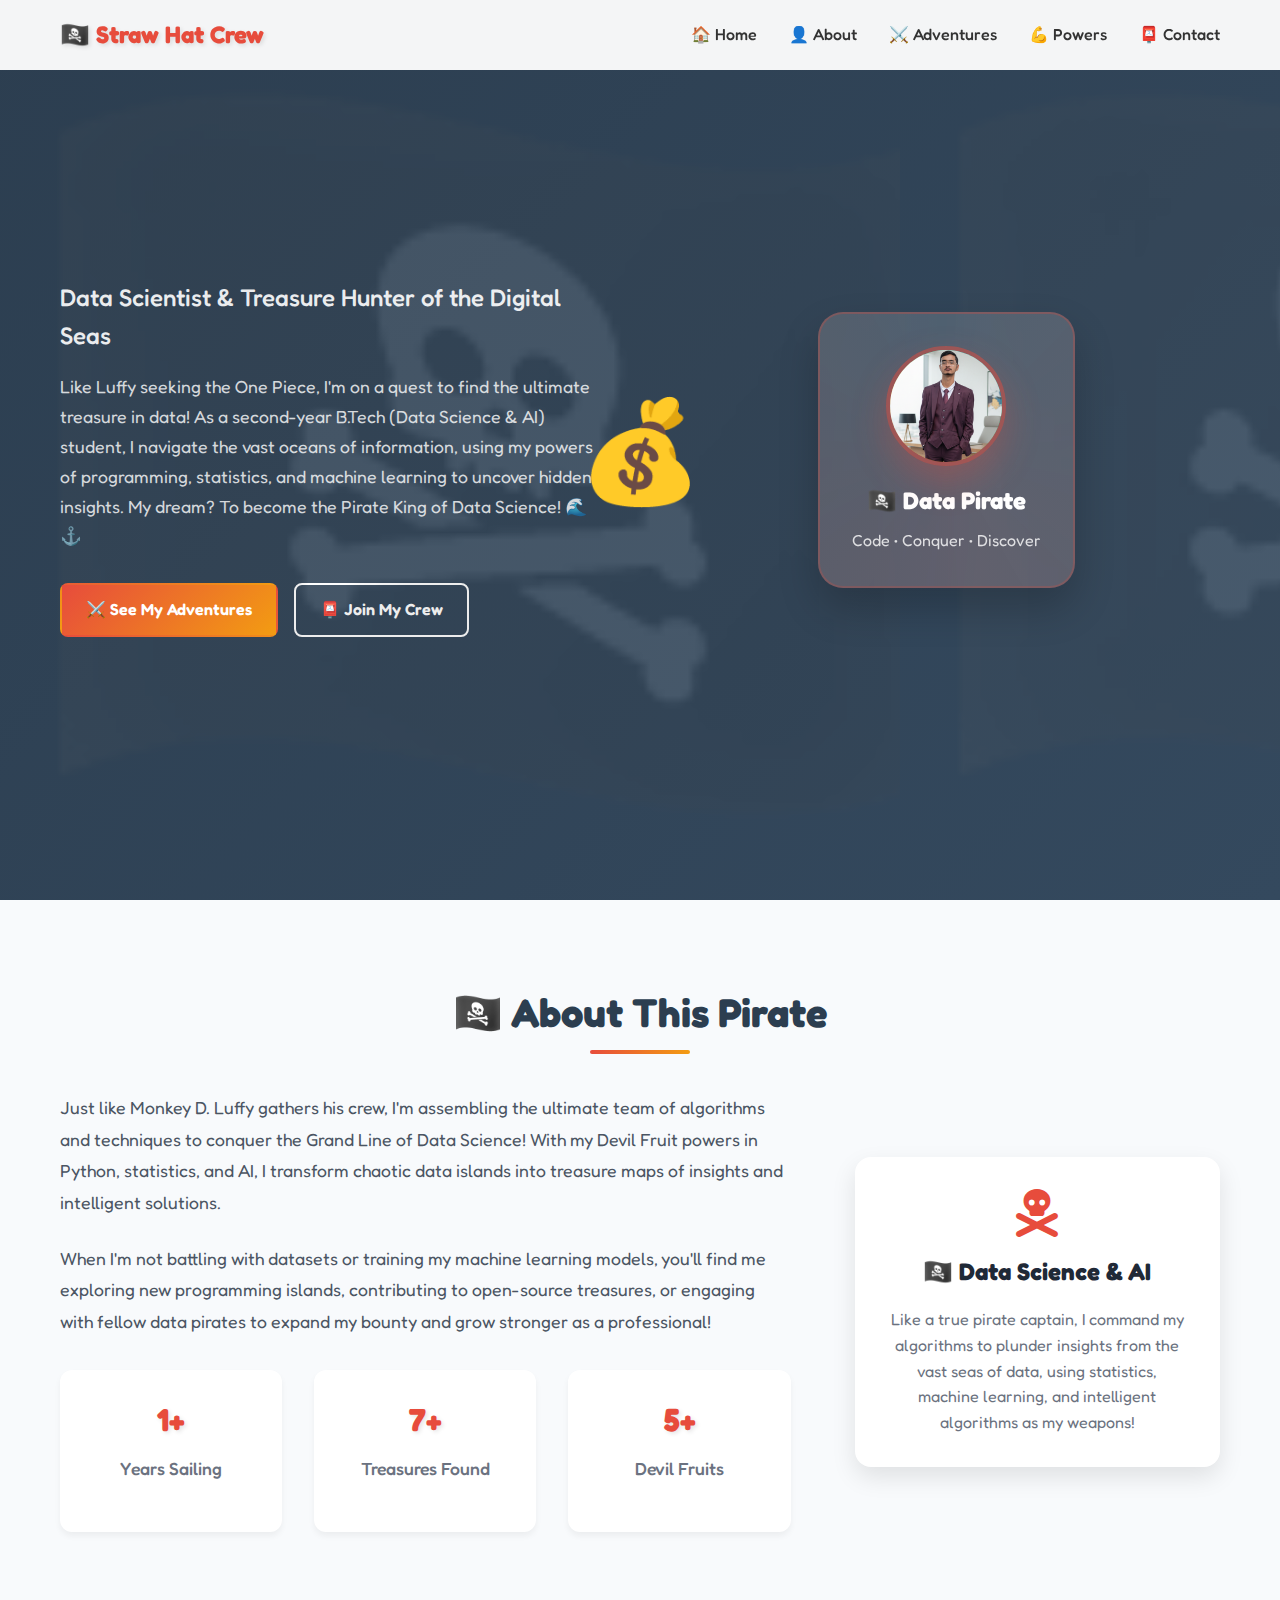
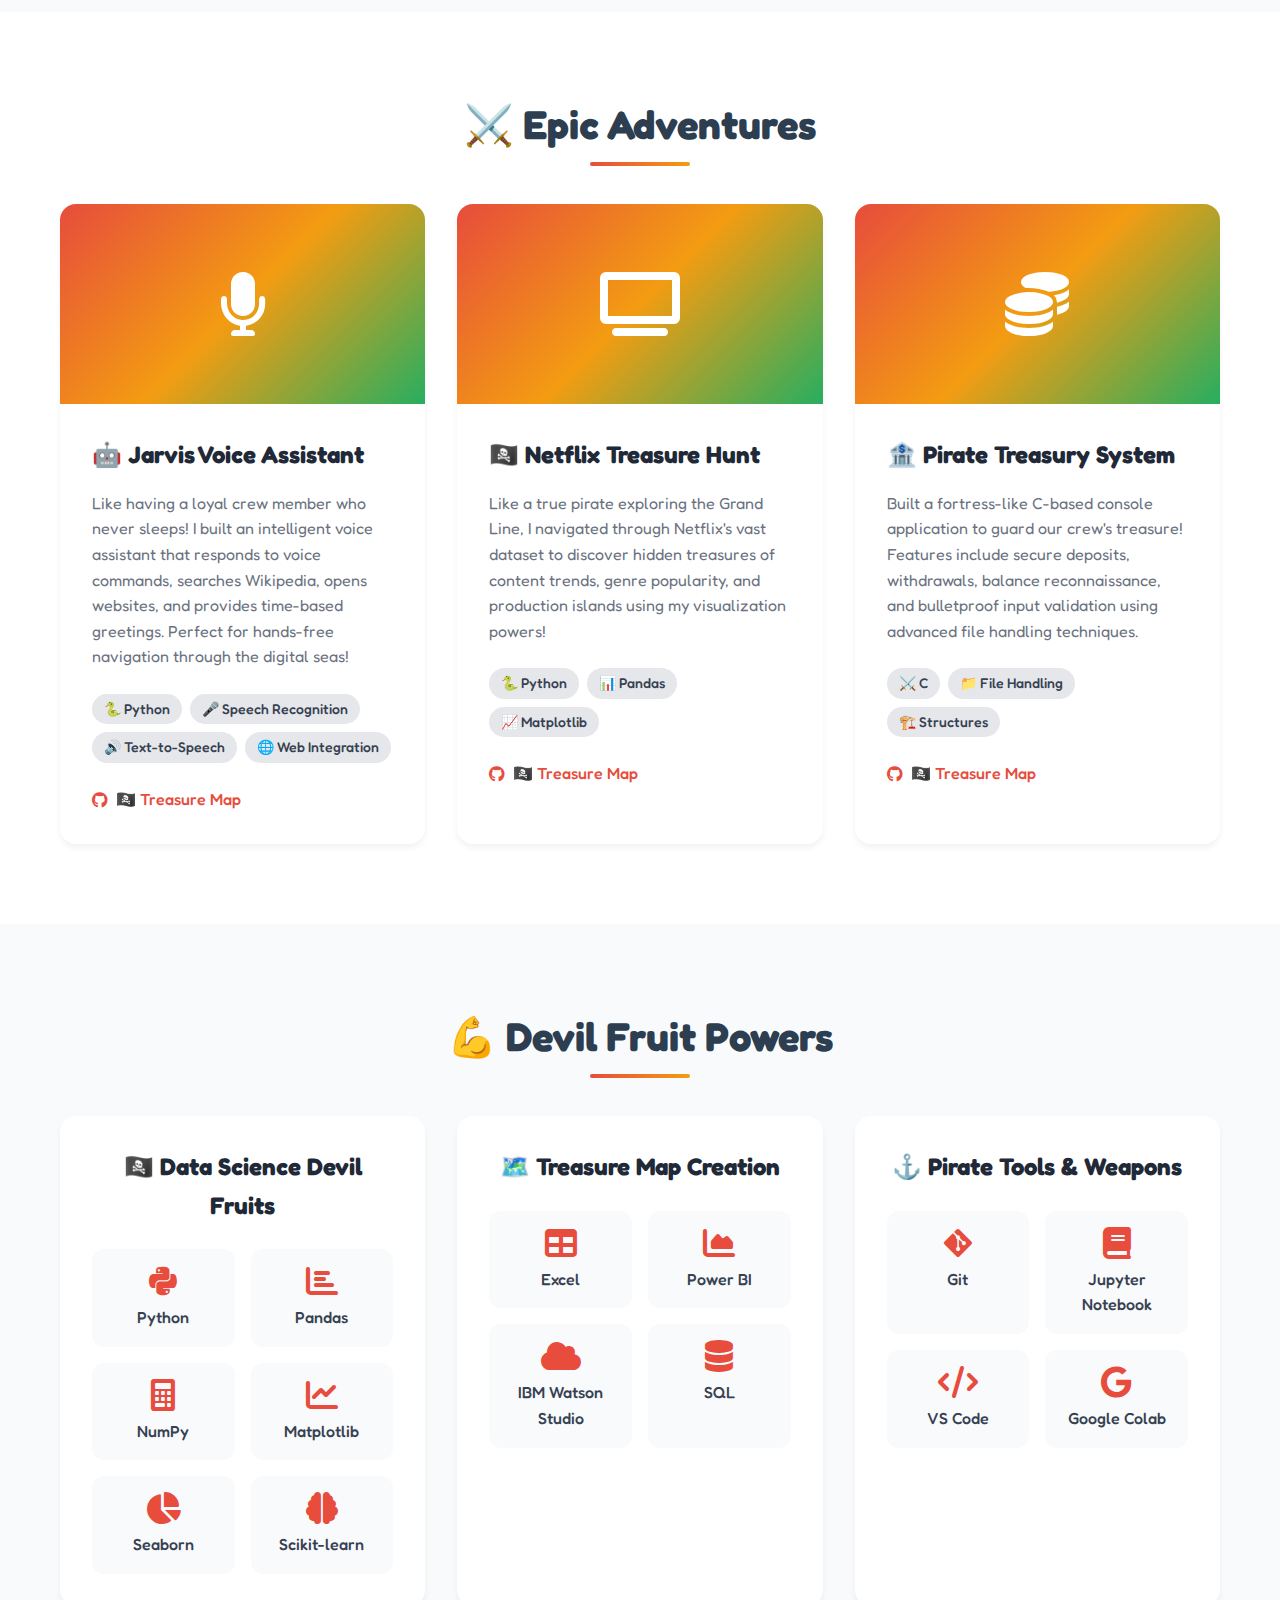
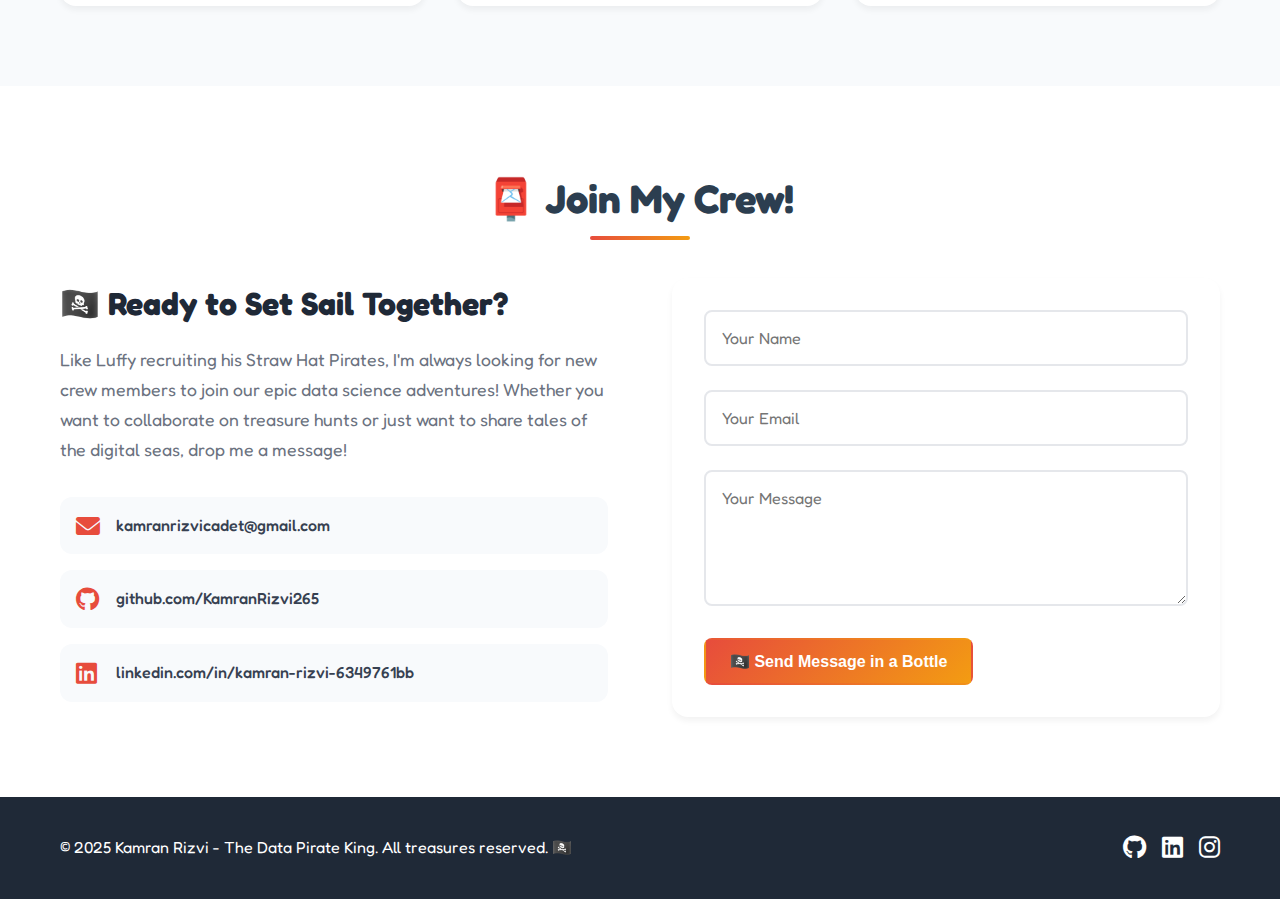
<file: index.html>
<!DOCTYPE html>
<html lang="en">
<head>
    <meta charset="UTF-8">
    <meta name="viewport" content="width=device-width, initial-scale=1.0">
    <title>🏴‍☠️ Kamran's One Piece Portfolio</title>
    <link rel="stylesheet" href="styles.css">
    <link href="https://fonts.googleapis.com/css2?family=Fredoka:wght@300;400;500;600;700&family=Inter:wght@300;400;500;600;700&display=swap" rel="stylesheet">
    <link rel="stylesheet" href="https://cdnjs.cloudflare.com/ajax/libs/font-awesome/6.0.0/css/all.min.css">
</head>
<body>
    <!-- Navigation -->
    <nav class="navbar">
        <div class="nav-container">
            <div class="nav-logo">
                <a href="#home">🏴‍☠️ Straw Hat Crew</a>
            </div>
            <ul class="nav-menu">
                <li class="nav-item">
                    <a href="#home" class="nav-link">🏠 Home</a>
                </li>
                <li class="nav-item">
                    <a href="#about" class="nav-link">👤 About</a>
                </li>
                <li class="nav-item">
                    <a href="#projects" class="nav-link">⚔️ Adventures</a>
                </li>
                <li class="nav-item">
                    <a href="#skills" class="nav-link">💪 Powers</a>
                </li>
                <li class="nav-item">
                    <a href="#contact" class="nav-link">📮 Contact</a>
                </li>
            </ul>
            <div class="hamburger">
                <span class="bar"></span>
                <span class="bar"></span>
                <span class="bar"></span>
            </div>
        </div>
    </nav>

    <!-- Hero Section -->
    <section id="home" class="hero">
        <div class="hero-container">
            <div class="hero-content">
                <h1 class="hero-title">
                    Ahoy! I'm <span class="highlight">Kamran Rizvi</span> 🏴‍☠️
                </h1>
                <p class="hero-subtitle">Data Scientist & Treasure Hunter of the Digital Seas</p>
                <p class="hero-description">
                    Like Luffy seeking the One Piece, I'm on a quest to find the ultimate treasure in data! 
                    As a second-year B.Tech (Data Science & AI) student, I navigate the vast oceans of information, 
                    using my powers of programming, statistics, and machine learning to uncover hidden insights. 
                    My dream? To become the Pirate King of Data Science! 🌊⚓
                </p>
                <div class="hero-buttons">
                    <a href="#projects" class="btn btn-primary">⚔️ See My Adventures</a>
                    <a href="#contact" class="btn btn-secondary">📮 Join My Crew</a>
                </div>
            </div>
            <div class="hero-image">
                <div class="profile-card">
                    <div class="profile-avatar">
                        <img src="MyPhoto(1).png" alt="Kamran Rizvi" class="profile-photo">
                    </div>
                    <div class="profile-info">
                        <h3>🏴‍☠️ Data Pirate</h3>
                        <p>Code • Conquer • Discover</p>
                    </div>
                </div>
            </div>
        </div>
    </section>

    <!-- About Section -->
    <section id="about" class="about">
        <div class="container">
            <h2 class="section-title">🏴‍☠️ About This Pirate</h2>
            <div class="about-content">
                <div class="about-text">
                    <p>
                        Just like Monkey D. Luffy gathers his crew, I'm assembling the ultimate team of algorithms and techniques 
                        to conquer the Grand Line of Data Science! With my Devil Fruit powers in Python, statistics, and AI, 
                        I transform chaotic data islands into treasure maps of insights and intelligent solutions.
                    </p>
                    <p>
                        When I'm not battling with datasets or training my machine learning models, you'll find me exploring new 
                        programming islands, contributing to open-source treasures, or engaging with fellow data pirates 
                        to expand my bounty and grow stronger as a professional!
                    </p>
                    <div class="about-stats">
                        <div class="stat">
                            <h3>1+</h3>
                            <p>Years Sailing</p>
                        </div>
                        <div class="stat">
                            <h3>7+</h3>
                            <p>Treasures Found</p>
                        </div>
                        <div class="stat">
                            <h3>5+</h3>
                            <p>Devil Fruits</p>
                        </div>
                    </div>
                </div>
                <div class="about-image">
                    <div class="about-card">
                        <i class="fas fa-skull-crossbones"></i>
                        <h3>🏴‍☠️ Data Science & AI</h3>
                        <p>Like a true pirate captain, I command my algorithms to plunder insights from the vast seas of data, using statistics, machine learning, and intelligent algorithms as my weapons!</p>
                    </div>
                </div>
            </div>
        </div>
    </section>

    <!-- Projects Section -->
    <section id="projects" class="projects">
        <div class="container">
            <h2 class="section-title">⚔️ Epic Adventures</h2>
            <div class="projects-grid">
                <div class="project-card">
                    <div class="project-image">
                        <i class="fas fa-microphone"></i>
                    </div>
                    <div class="project-content">
                        <h3>🤖 Jarvis Voice Assistant</h3>
                        <p>Like having a loyal crew member who never sleeps! I built an intelligent voice assistant that responds to voice commands, searches Wikipedia, opens websites, and provides time-based greetings. Perfect for hands-free navigation through the digital seas!</p>
                        <div class="project-tech">
                            <span class="tech-tag">🐍 Python</span>
                            <span class="tech-tag">🎤 Speech Recognition</span>
                            <span class="tech-tag">🔊 Text-to-Speech</span>
                            <span class="tech-tag">🌐 Web Integration</span>
                        </div>
                        <div class="project-links">
                            <a href="https://github.com/KamranRizvi265/Playground/blob/main/Jarvis/Jarvis.py" class="project-link"><i class="fab fa-github"></i> 🏴‍☠️ Treasure Map</a>
                        </div>
                    </div>
                </div>

                <div class="project-card">
                    <div class="project-image">
                        <i class="fas fa-tv"></i>
                    </div>
                    <div class="project-content">
                        <h3>🏴‍☠️ Netflix Treasure Hunt</h3>
                        <p>Like a true pirate exploring the Grand Line, I navigated through Netflix's vast dataset to discover hidden treasures of content trends, genre popularity, and production islands using my visualization powers!</p>
                        <div class="project-tech">
                            <span class="tech-tag">🐍 Python</span>
                            <span class="tech-tag">📊 Pandas</span>
                            <span class="tech-tag">📈 Matplotlib</span>
                        </div>
                        <div class="project-links">
                            <a href="https://github.com/KamranRizvi265/Data_Science_Projects/blob/main/netflix_analysis.ipynb" class="project-link"><i class="fab fa-github"></i> 🏴‍☠️ Treasure Map</a>
                        </div>
                    </div>
                </div>

                <div class="project-card">
                    <div class="project-image">
                        <i class="fas fa-coins"></i>
                    </div>
                    <div class="project-content">
                        <h3>🏦 Pirate Treasury System</h3>
                        <p>Built a fortress-like C-based console application to guard our crew's treasure! Features include secure deposits, withdrawals, balance reconnaissance, 
                            and bulletproof input validation using advanced file handling techniques.</p>
                        <div class="project-tech">
                            <span class="tech-tag">⚔️ C</span>
                            <span class="tech-tag">📁 File Handling</span>
                            <span class="tech-tag">🏗️ Structures</span>
                        </div>
                        <div class="project-links">
                            <a href="https://github.com/KamranRizvi265/C_Projects/blob/main/User%20Management/user_management.c" class="project-link"><i class="fab fa-github"></i> 🏴‍☠️ Treasure Map</a>
                        </div>
                    </div>
                </div>
            </div>
        </div>
    </section>

    <!-- Skills Section -->
    <section id="skills" class="skills">
        <div class="container">
            <h2 class="section-title">💪 Devil Fruit Powers</h2>
            <div class="skills-grid">
                <div class="skill-category">
                    <h3>🏴‍☠️ Data Science Devil Fruits</h3>
                    <div class="skill-items">
                        <div class="skill-item">
                            <i class="fab fa-python"></i>
                            <span>Python</span>
                        </div>
                        <div class="skill-item">
                            <i class="fas fa-chart-bar"></i>
                            <span>Pandas</span>
                        </div>
                        <div class="skill-item">
                            <i class="fas fa-calculator"></i>
                            <span>NumPy</span>
                        </div>
                        <div class="skill-item">
                            <i class="fas fa-chart-line"></i>
                            <span>Matplotlib</span>
                        </div>
                        <div class="skill-item">
                            <i class="fas fa-chart-pie"></i>
                            <span>Seaborn</span>
                        </div>
                        <div class="skill-item">
                            <i class="fas fa-brain"></i>
                            <span>Scikit-learn</span>
                        </div>
                    </div>
                </div>

                <div class="skill-category">
                    <h3>🗺️ Treasure Map Creation</h3>
                    <div class="skill-items">
                        <div class="skill-item">
                            <i class="fas fa-table"></i>
                            <span>Excel</span>
                        </div>
                        <div class="skill-item">
                            <i class="fas fa-chart-area"></i>
                            <span>Power BI</span>
                        </div>
                        <div class="skill-item">
                            <i class="fas fa-cloud"></i>
                            <span>IBM Watson Studio</span>
                        </div>
                        <div class="skill-item">
                            <i class="fas fa-database"></i>
                            <span>SQL</span>
                        </div>
                    </div>
                </div>

                <div class="skill-category">
                    <h3>⚓ Pirate Tools & Weapons</h3>
                    <div class="skill-items">
                        <div class="skill-item">
                            <i class="fab fa-git-alt"></i>
                            <span>Git</span>
                        </div>
                        <div class="skill-item">
                            <i class="fas fa-book"></i>
                            <span>Jupyter Notebook</span>
                        </div>
                        <div class="skill-item">
                            <i class="fas fa-code"></i>
                            <span>VS Code</span>
                        </div>
                        <div class="skill-item">
                            <i class="fab fa-google"></i>
                            <span>Google Colab</span>
                        </div>
                    </div>
                </div>
            </div>
        </div>
    </section>

    <!-- Contact Section -->
    <section id="contact" class="contact">
        <div class="container">
            <h2 class="section-title">📮 Join My Crew!</h2>
            <div class="contact-content">
                <div class="contact-info">
                    <h3>🏴‍☠️ Ready to Set Sail Together?</h3>
                    <p>Like Luffy recruiting his Straw Hat Pirates, I'm always looking for new crew members to join our epic data science adventures! Whether you want to collaborate on treasure hunts or just want to share tales of the digital seas, drop me a message!</p>
                    <div class="contact-details">
                        <div class="contact-item">
                            <i class="fas fa-envelope"></i>
                            <a href="mailto:kamranrizvicadet@gmail.com">kamranrizvicadet@gmail.com</a>
                        </div>
                        <div class="contact-item">
                            <i class="fab fa-github"></i>
                            <a href="https://github.com/KamranRizvi265" target="_blank" rel="noopener noreferrer">github.com/KamranRizvi265</a>
                        </div>
                        <div class="contact-item">
                            <i class="fab fa-linkedin"></i>
                            <a href="https://www.linkedin.com/in/kamran-rizvi-6349761bb/" target="_blank" rel="noopener noreferrer">linkedin.com/in/kamran-rizvi-6349761bb</a>
                        </div>
                    </div>
                </div>
                <div class="contact-form">
                    <form action="https://formspree.io/f/mrbllvkb" method="POST">
                        <div class="form-group">
                            <input type="text" name="name" placeholder="Your Name" required>
                        </div>
                        <div class="form-group">
                            <input type="email" name="email" placeholder="Your Email" required>
                        </div>
                        <div class="form-group">
                            <textarea name="message" placeholder="Your Message" rows="5" required></textarea>
                        </div>
                        <button type="submit" class="btn btn-primary">🏴‍☠️ Send Message in a Bottle</button>
                    </form>
                </div>
            </div>
        </div>
    </section>

    <!-- Footer -->
    <footer class="footer">
        <div class="container">
            <div class="footer-content">
                <p>&copy; 2025 Kamran Rizvi - The Data Pirate King. All treasures reserved. 🏴‍☠️</p>
                <div class="footer-social">
                    <a href="https://github.com/KamranRizvi265"><i class="fab fa-github"></i></a>
                    <a href="https://www.linkedin.com/in/kamran-rizvi-6349761bb/"><i class="fab fa-linkedin"></i></a>
                    <a href="https://www.instagram.com/_silent._.assassin/"><i class="fab fa-instagram"></i></a>
                </div>
            </div>
        </div>
    </footer>

    <script src="script.js"></script>
</body>
</html>
</file>
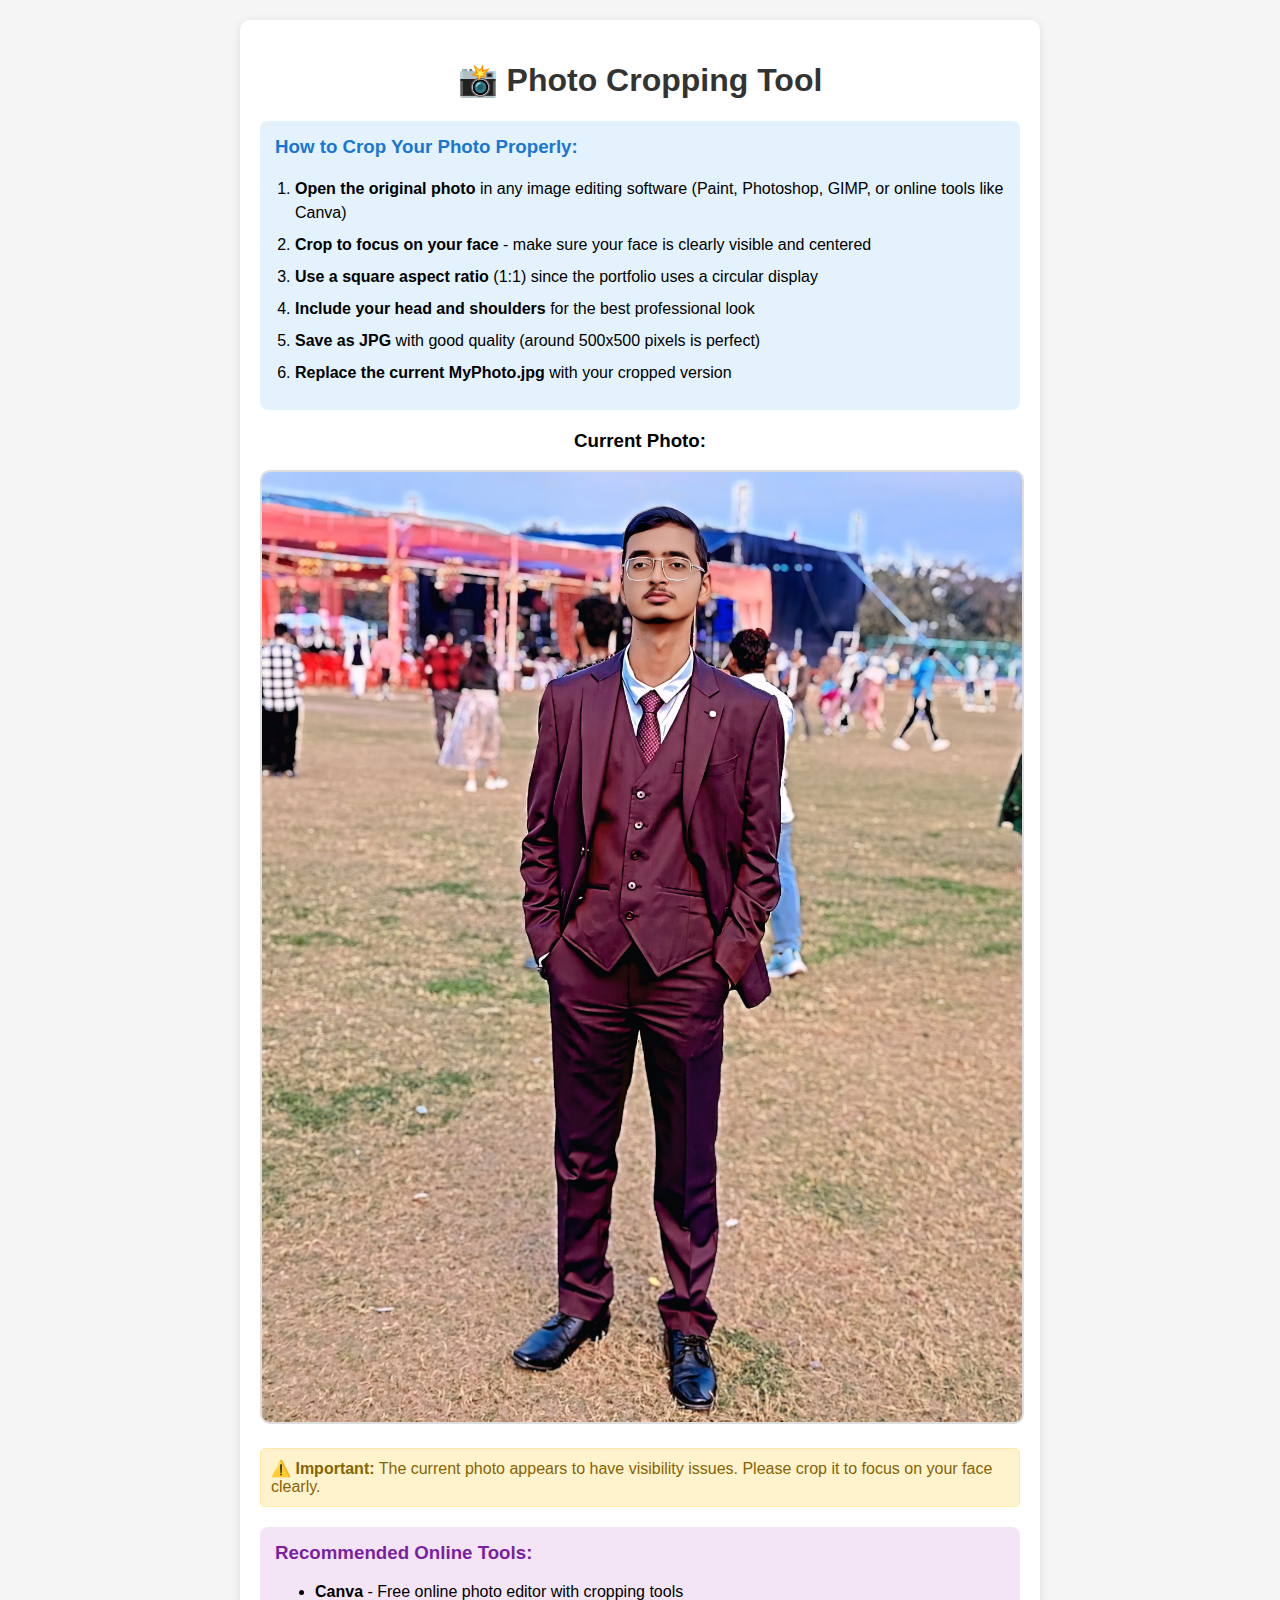
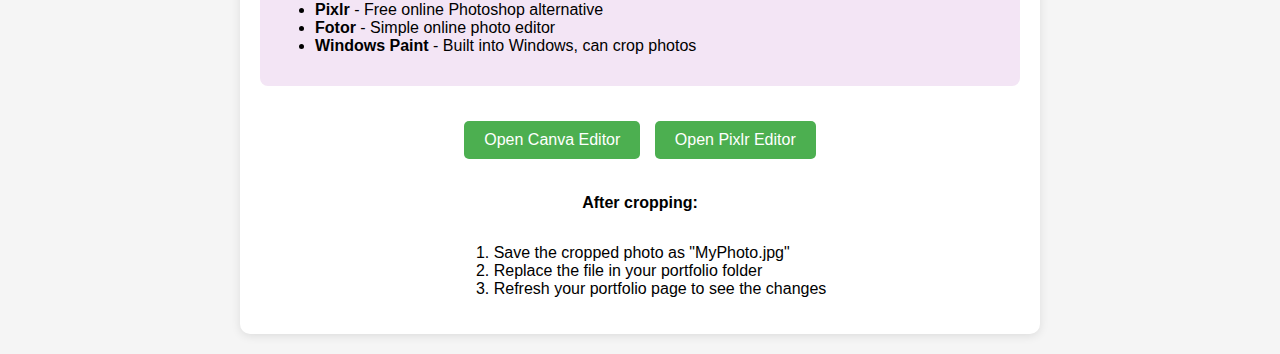
<file: crop_photo.html>
<!DOCTYPE html>
<html lang="en">
<head>
    <meta charset="UTF-8">
    <meta name="viewport" content="width=device-width, initial-scale=1.0">
    <title>Photo Cropping Tool</title>
    <style>
        body {
            font-family: Arial, sans-serif;
            max-width: 800px;
            margin: 0 auto;
            padding: 20px;
            background: #f5f5f5;
        }
        .container {
            background: white;
            padding: 20px;
            border-radius: 10px;
            box-shadow: 0 2px 10px rgba(0,0,0,0.1);
        }
        h1 {
            color: #333;
            text-align: center;
        }
        .photo-container {
            text-align: center;
            margin: 20px 0;
        }
        .original-photo {
            max-width: 100%;
            height: auto;
            border: 2px solid #ddd;
            border-radius: 10px;
        }
        .instructions {
            background: #e3f2fd;
            padding: 15px;
            border-radius: 8px;
            margin: 20px 0;
        }
        .instructions h3 {
            margin-top: 0;
            color: #1976d2;
        }
        .instructions ol {
            margin: 10px 0;
            padding-left: 20px;
        }
        .instructions li {
            margin: 8px 0;
            line-height: 1.5;
        }
        .download-section {
            background: #f3e5f5;
            padding: 15px;
            border-radius: 8px;
            margin: 20px 0;
        }
        .download-section h3 {
            margin-top: 0;
            color: #7b1fa2;
        }
        .btn {
            background: #4caf50;
            color: white;
            padding: 10px 20px;
            border: none;
            border-radius: 5px;
            cursor: pointer;
            font-size: 16px;
            margin: 5px;
        }
        .btn:hover {
            background: #45a049;
        }
        .warning {
            background: #fff3cd;
            border: 1px solid #ffeaa7;
            color: #856404;
            padding: 10px;
            border-radius: 5px;
            margin: 10px 0;
        }
    </style>
</head>
<body>
    <div class="container">
        <h1>📸 Photo Cropping Tool</h1>
        
        <div class="instructions">
            <h3>How to Crop Your Photo Properly:</h3>
            <ol>
                <li><strong>Open the original photo</strong> in any image editing software (Paint, Photoshop, GIMP, or online tools like Canva)</li>
                <li><strong>Crop to focus on your face</strong> - make sure your face is clearly visible and centered</li>
                <li><strong>Use a square aspect ratio</strong> (1:1) since the portfolio uses a circular display</li>
                <li><strong>Include your head and shoulders</strong> for the best professional look</li>
                <li><strong>Save as JPG</strong> with good quality (around 500x500 pixels is perfect)</li>
                <li><strong>Replace the current MyPhoto.jpg</strong> with your cropped version</li>
            </ol>
        </div>

        <div class="photo-container">
            <h3>Current Photo:</h3>
            <img src="MyPhoto.jpg" alt="Current Profile Photo" class="original-photo">
        </div>

        <div class="warning">
            <strong>⚠️ Important:</strong> The current photo appears to have visibility issues. Please crop it to focus on your face clearly.
        </div>

        <div class="download-section">
            <h3>Recommended Online Tools:</h3>
            <ul>
                <li><strong>Canva</strong> - Free online photo editor with cropping tools</li>
                <li><strong>Pixlr</strong> - Free online Photoshop alternative</li>
                <li><strong>Fotor</strong> - Simple online photo editor</li>
                <li><strong>Windows Paint</strong> - Built into Windows, can crop photos</li>
            </ul>
        </div>

        <div style="text-align: center; margin-top: 30px;">
            <button class="btn" onclick="window.open('https://www.canva.com/photo-editor/', '_blank')">Open Canva Editor</button>
            <button class="btn" onclick="window.open('https://pixlr.com/', '_blank')">Open Pixlr Editor</button>
        </div>

        <div style="margin-top: 30px; text-align: center;">
            <p><strong>After cropping:</strong></p>
            <ol style="text-align: left; display: inline-block;">
                <li>Save the cropped photo as "MyPhoto.jpg"</li>
                <li>Replace the file in your portfolio folder</li>
                <li>Refresh your portfolio page to see the changes</li>
            </ol>
        </div>
    </div>
</body>
</html>
</file>
<file: styles.css>
/* Reset and Base Styles */
* {
    margin: 0;
    padding: 0;
    box-sizing: border-box;
}

html {
    scroll-behavior: smooth;
}

body {
    font-family: 'Fredoka', 'Inter', sans-serif;
    line-height: 1.6;
    color: #2c3e50;
    background: linear-gradient(135deg, #f8f9fa 0%, #e9ecef 100%);
    background-attachment: fixed;
}

.container {
    max-width: 1200px;
    margin: 0 auto;
    padding: 0 20px;
}

/* Navigation */
.navbar {
    position: fixed;
    top: 0;
    width: 100%;
    background: rgba(255, 255, 255, 0.95);
    backdrop-filter: blur(10px);
    z-index: 1000;
    padding: 1rem 0;
    transition: all 0.3s ease;
}

.nav-container {
    max-width: 1200px;
    margin: 0 auto;
    padding: 0 20px;
    display: flex;
    justify-content: space-between;
    align-items: center;
}

.nav-logo a {
    font-size: 1.5rem;
    font-weight: 700;
    color: #e74c3c;
    text-decoration: none;
    transition: color 0.3s ease;
    text-shadow: 2px 2px 4px rgba(0, 0, 0, 0.1);
}

.nav-logo a:hover {
    color: #c0392b;
    transform: scale(1.05);
}

.nav-menu {
    display: flex;
    list-style: none;
    gap: 2rem;
}

.nav-link {
    color: #333;
    text-decoration: none;
    font-weight: 500;
    transition: color 0.3s ease;
    position: relative;
}

.nav-link:hover {
    color: #e74c3c;
    transform: translateY(-2px);
}

.nav-link::after {
    content: '';
    position: absolute;
    width: 0;
    height: 3px;
    bottom: -5px;
    left: 0;
    background: linear-gradient(90deg, #e74c3c, #f39c12);
    transition: width 0.3s ease;
    border-radius: 2px;
}

.nav-link:hover::after {
    width: 100%;
}

.hamburger {
    display: none;
    flex-direction: column;
    cursor: pointer;
}

.bar {
    width: 25px;
    height: 3px;
    background-color: #333;
    margin: 3px 0;
    transition: 0.3s;
}

/* Hero Section */
.hero {
    min-height: 100vh;
    display: flex;
    align-items: center;
    background: linear-gradient(135deg, #2c3e50 0%, #34495e 25%, #e74c3c 50%, #f39c12 75%, #27ae60 100%);
    background-size: 400% 400%;
    animation: gradientShift 8s ease infinite;
    color: white;
    padding-top: 80px;
    position: relative;
    overflow: hidden;
}

.hero::before {
    content: '';
    position: absolute;
    top: 0;
    left: 0;
    right: 0;
    bottom: 0;
    background: url('data:image/svg+xml,<svg xmlns="http://www.w3.org/2000/svg" viewBox="0 0 100 100"><text y=".9em" font-size="90">🏴‍☠️</text></svg>') repeat;
    opacity: 0.1;
    animation: float 20s linear infinite;
}

@keyframes gradientShift {
    0% { background-position: 0% 50%; }
    50% { background-position: 100% 50%; }
    100% { background-position: 0% 50%; }
}

@keyframes float {
    0% { transform: translateX(-100px); }
    100% { transform: translateX(100px); }
}

.hero-container {
    max-width: 1200px;
    margin: 0 auto;
    padding: 0 20px;
    display: grid;
    grid-template-columns: 1fr 1fr;
    gap: 4rem;
    align-items: center;
}

.hero-title {
    font-size: 3.5rem;
    font-weight: 700;
    margin-bottom: 1rem;
    line-height: 1.2;
}

.highlight {
    color: #f39c12;
    text-shadow: 3px 3px 6px rgba(0, 0, 0, 0.4);
    animation: glow 2s ease-in-out infinite alternate;
}

@keyframes glow {
    from { text-shadow: 3px 3px 6px rgba(0, 0, 0, 0.4), 0 0 20px #f39c12; }
    to { text-shadow: 3px 3px 6px rgba(0, 0, 0, 0.4), 0 0 30px #f39c12, 0 0 40px #f39c12; }
}

.hero-subtitle {
    font-size: 1.5rem;
    font-weight: 500;
    margin-bottom: 1rem;
    opacity: 0.9;
}

.hero-description {
    font-size: 1.1rem;
    margin-bottom: 2rem;
    opacity: 0.8;
    line-height: 1.7;
}

.hero-buttons {
    display: flex;
    gap: 1rem;
    flex-wrap: wrap;
}

.btn {
    padding: 12px 24px;
    border-radius: 8px;
    text-decoration: none;
    font-weight: 600;
    transition: all 0.3s ease;
    display: inline-block;
    border: none;
    cursor: pointer;
    font-size: 1rem;
}

.btn-primary {
    background: linear-gradient(135deg, #e74c3c, #f39c12);
    color: white;
    border: 2px solid transparent;
    position: relative;
    overflow: hidden;
}

.btn-primary::before {
    content: '';
    position: absolute;
    top: 0;
    left: -100%;
    width: 100%;
    height: 100%;
    background: linear-gradient(90deg, transparent, rgba(255, 255, 255, 0.3), transparent);
    transition: left 0.5s;
}

.btn-primary:hover::before {
    left: 100%;
}

.btn-primary:hover {
    background: linear-gradient(135deg, #c0392b, #e67e22);
    transform: translateY(-3px) scale(1.05);
    box-shadow: 0 15px 30px rgba(231, 76, 60, 0.4);
}

.btn-secondary {
    background: transparent;
    color: white;
    border: 2px solid white;
}

.btn-secondary:hover {
    background: white;
    color: #e74c3c;
    transform: translateY(-3px) scale(1.05);
    box-shadow: 0 10px 20px rgba(255, 255, 255, 0.3);
}

.hero-image {
    display: flex;
    justify-content: center;
    align-items: center;
}

.profile-card {
    background: rgba(255, 255, 255, 0.15);
    backdrop-filter: blur(15px);
    border-radius: 25px;
    padding: 2rem;
    text-align: center;
    border: 2px solid rgba(231, 76, 60, 0.3);
    transition: all 0.3s ease;
    box-shadow: 0 20px 40px rgba(0, 0, 0, 0.2);
    position: relative;
    overflow: hidden;
}

.profile-card::before {
    content: '';
    position: absolute;
    top: -50%;
    left: -50%;
    width: 200%;
    height: 200%;
    background: conic-gradient(from 0deg, transparent, rgba(231, 76, 60, 0.1), transparent);
    animation: rotate 4s linear infinite;
    z-index: -1;
}

.profile-card:hover {
    transform: translateY(-15px) scale(1.05);
    border-color: rgba(231, 76, 60, 0.6);
    box-shadow: 0 30px 60px rgba(231, 76, 60, 0.3);
}

@keyframes rotate {
    0% { transform: rotate(0deg); }
    100% { transform: rotate(360deg); }
}

.profile-avatar {
    width: 120px;
    height: 120px;
    border-radius: 50%;
    display: flex;
    align-items: center;
    justify-content: center;
    margin: 0 auto 1rem;
    overflow: hidden;
    box-shadow: 0 15px 35px rgba(231, 76, 60, 0.3);
    border: 4px solid rgba(231, 76, 60, 0.5);
    position: relative;
}

.profile-avatar::before {
    content: '';
    position: absolute;
    top: -4px;
    left: -4px;
    right: -4px;
    bottom: -4px;
    border-radius: 50%;
    background: linear-gradient(45deg, #e74c3c, #f39c12, #27ae60, #3498db);
    z-index: -1;
    animation: borderGlow 3s ease-in-out infinite alternate;
}

@keyframes borderGlow {
    0% { opacity: 0.5; }
    100% { opacity: 1; }
}

.profile-photo {
    width: 100%;
    height: 100%;
    object-fit: cover;
    object-position: center 25%;
    transform: scale(1.6);
    border-radius: 50%;
    transition: transform 0.3s ease;
}

.profile-photo:hover {
    transform: scale(1.1);
}

.profile-info h3 {
    font-size: 1.5rem;
    margin-bottom: 0.5rem;
}

.profile-info p {
    opacity: 0.8;
    font-size: 1rem;
}

/* Section Styles */
section {
    padding: 5rem 0;
}

.section-title {
    text-align: center;
    font-size: 2.5rem;
    font-weight: 700;
    margin-bottom: 3rem;
    color: #2c3e50;
    position: relative;
    display: inline-block;
    width: 100%;
}

.section-title::after {
    content: '';
    position: absolute;
    bottom: -10px;
    left: 50%;
    transform: translateX(-50%);
    width: 100px;
    height: 4px;
    background: linear-gradient(90deg, #e74c3c, #f39c12);
    border-radius: 2px;
}

/* About Section */
.about {
    background: #f8fafc;
}

.about-content {
    display: grid;
    grid-template-columns: 2fr 1fr;
    gap: 4rem;
    align-items: center;
}

.about-text p {
    font-size: 1.1rem;
    margin-bottom: 1.5rem;
    color: #4b5563;
    line-height: 1.8;
}

.about-stats {
    display: grid;
    grid-template-columns: repeat(3, 1fr);
    gap: 2rem;
    margin-top: 2rem;
}

.stat {
    text-align: center;
    padding: 1.5rem;
    background: white;
    border-radius: 12px;
    box-shadow: 0 4px 6px rgba(0, 0, 0, 0.05);
    transition: transform 0.3s ease;
}

.stat:hover {
    transform: translateY(-5px);
}

.stat h3 {
    font-size: 2rem;
    font-weight: 700;
    color: #e74c3c;
    margin-bottom: 0.5rem;
    text-shadow: 2px 2px 4px rgba(0, 0, 0, 0.1);
}

.stat p {
    color: #6b7280;
    font-weight: 500;
}

.about-card {
    background: white;
    padding: 2rem;
    border-radius: 16px;
    text-align: center;
    box-shadow: 0 10px 25px rgba(0, 0, 0, 0.1);
    transition: transform 0.3s ease;
}

.about-card:hover {
    transform: translateY(-5px);
}

.about-card i {
    font-size: 3rem;
    color: #e74c3c;
    margin-bottom: 1rem;
    animation: bounce 2s infinite;
}

@keyframes bounce {
    0%, 20%, 50%, 80%, 100% { transform: translateY(0); }
    40% { transform: translateY(-10px); }
    60% { transform: translateY(-5px); }
}

.about-card h3 {
    font-size: 1.5rem;
    margin-bottom: 1rem;
    color: #1f2937;
}

.about-card p {
    color: #6b7280;
    line-height: 1.6;
}

/* Projects Section */
.projects-grid {
    display: grid;
    grid-template-columns: repeat(auto-fit, minmax(350px, 1fr));
    gap: 2rem;
}

.project-card {
    background: white;
    border-radius: 16px;
    overflow: hidden;
    box-shadow: 0 4px 6px rgba(0, 0, 0, 0.05);
    transition: all 0.3s ease;
}

.project-card:hover {
    transform: translateY(-10px);
    box-shadow: 0 20px 40px rgba(0, 0, 0, 0.1);
}

.project-image {
    background: linear-gradient(135deg, #e74c3c 0%, #f39c12 50%, #27ae60 100%);
    height: 200px;
    display: flex;
    align-items: center;
    justify-content: center;
    font-size: 4rem;
    color: white;
    position: relative;
    overflow: hidden;
}

.project-image::before {
    content: '';
    position: absolute;
    top: 0;
    left: -100%;
    width: 100%;
    height: 100%;
    background: linear-gradient(90deg, transparent, rgba(255, 255, 255, 0.2), transparent);
    animation: shimmer 3s infinite;
}

@keyframes shimmer {
    0% { left: -100%; }
    100% { left: 100%; }
}

.project-content {
    padding: 2rem;
}

.project-content h3 {
    font-size: 1.5rem;
    margin-bottom: 1rem;
    color: #1f2937;
}

.project-content p {
    color: #6b7280;
    margin-bottom: 1.5rem;
    line-height: 1.6;
}

.project-tech {
    display: flex;
    flex-wrap: wrap;
    gap: 0.5rem;
    margin-bottom: 1.5rem;
}

.tech-tag {
    background: #e5e7eb;
    color: #374151;
    padding: 0.25rem 0.75rem;
    border-radius: 20px;
    font-size: 0.875rem;
    font-weight: 500;
}

.project-links {
    display: flex;
    gap: 1rem;
}

.project-link {
    color: #e74c3c;
    text-decoration: none;
    font-weight: 500;
    display: flex;
    align-items: center;
    gap: 0.5rem;
    transition: all 0.3s ease;
    position: relative;
}

.project-link::before {
    content: '';
    position: absolute;
    bottom: -2px;
    left: 0;
    width: 0;
    height: 2px;
    background: linear-gradient(90deg, #e74c3c, #f39c12);
    transition: width 0.3s ease;
}

.project-link:hover {
    color: #c0392b;
    transform: translateX(5px);
}

.project-link:hover::before {
    width: 100%;
}

/* Skills Section */
.skills {
    background: #f8fafc;
}

.skills-grid {
    display: grid;
    grid-template-columns: repeat(auto-fit, minmax(300px, 1fr));
    gap: 2rem;
}

.skill-category {
    background: white;
    padding: 2rem;
    border-radius: 16px;
    box-shadow: 0 4px 6px rgba(0, 0, 0, 0.05);
}

.skill-category h3 {
    font-size: 1.5rem;
    margin-bottom: 1.5rem;
    color: #1f2937;
    text-align: center;
}

.skill-items {
    display: grid;
    grid-template-columns: repeat(auto-fit, minmax(120px, 1fr));
    gap: 1rem;
}

.skill-item {
    display: flex;
    flex-direction: column;
    align-items: center;
    padding: 1rem;
    border-radius: 12px;
    background: #f8fafc;
    transition: all 0.3s ease;
}

.skill-item:hover {
    background: #e5e7eb;
    transform: translateY(-2px);
}

.skill-item i {
    font-size: 2rem;
    margin-bottom: 0.5rem;
    color: #e74c3c;
    transition: all 0.3s ease;
}

.skill-item:hover i {
    transform: scale(1.2) rotate(10deg);
    color: #c0392b;
}

.skill-item span {
    font-weight: 500;
    color: #374151;
    text-align: center;
}

/* Contact Section */
.contact-content {
    display: grid;
    grid-template-columns: 1fr 1fr;
    gap: 4rem;
}

.contact-info h3 {
    font-size: 2rem;
    margin-bottom: 1rem;
    color: #1f2937;
}

.contact-info p {
    font-size: 1.1rem;
    color: #6b7280;
    margin-bottom: 2rem;
    line-height: 1.7;
}

.contact-details {
    display: flex;
    flex-direction: column;
    gap: 1rem;
}

.contact-item {
    display: flex;
    align-items: center;
    gap: 1rem;
    padding: 1rem;
    background: #f8fafc;
    border-radius: 12px;
    transition: background 0.3s ease;
}

.contact-item:hover {
    background: #e5e7eb;
}

.contact-item i {
    font-size: 1.5rem;
    color: #e74c3c;
    width: 24px;
    transition: all 0.3s ease;
}

.contact-item:hover i {
    transform: scale(1.2);
    color: #c0392b;
}

.contact-item span,
.contact-item a {
    color: #374151;
    font-weight: 500;
    text-decoration: none;
    transition: color 0.3s ease;
}

.contact-item a:hover {
    color: #e74c3c;
}

.contact-form {
    background: white;
    padding: 2rem;
    border-radius: 16px;
    box-shadow: 0 4px 6px rgba(0, 0, 0, 0.05);
}

.form-info {
    text-align: center;
}

.form-info h3 {
    font-size: 1.5rem;
    margin-bottom: 1rem;
    color: #1f2937;
}

.form-info p {
    color: #6b7280;
    margin-bottom: 2rem;
    line-height: 1.6;
}

.form-group {
    margin-bottom: 1.5rem;
}

.form-group input,
.form-group textarea {
    width: 100%;
    padding: 1rem;
    border: 2px solid #e5e7eb;
    border-radius: 8px;
    font-size: 1rem;
    transition: border-color 0.3s ease;
    font-family: inherit;
}

.form-group input:focus,
.form-group textarea:focus {
    outline: none;
    border-color: #e74c3c;
    box-shadow: 0 0 0 3px rgba(231, 76, 60, 0.1);
}

.form-group textarea {
    resize: vertical;
    min-height: 120px;
}

/* Footer */
.footer {
    background: #1f2937;
    color: white;
    padding: 2rem 0;
}

.footer-content {
    display: flex;
    justify-content: space-between;
    align-items: center;
}

.footer-social {
    display: flex;
    gap: 1rem;
}

.footer-social a {
    color: white;
    font-size: 1.5rem;
    transition: color 0.3s ease;
}

.footer-social a:hover {
    color: #f39c12;
    transform: scale(1.2);
}

/* Responsive Design */
@media (max-width: 768px) {
    .hamburger {
        display: flex;
    }

    .nav-menu {
        position: fixed;
        left: -100%;
        top: 70px;
        flex-direction: column;
        background-color: white;
        width: 100%;
        text-align: center;
        transition: 0.3s;
        box-shadow: 0 10px 27px rgba(0, 0, 0, 0.05);
        padding: 2rem 0;
    }

    .nav-menu.active {
        left: 0;
    }

    .hero-container {
        grid-template-columns: 1fr;
        text-align: center;
        gap: 2rem;
    }

    .hero-title {
        font-size: 2.5rem;
    }

    .hero-buttons {
        justify-content: center;
    }

    .about-content {
        grid-template-columns: 1fr;
        gap: 2rem;
    }

    .about-stats {
        grid-template-columns: 1fr;
    }

    .contact-content {
        grid-template-columns: 1fr;
        gap: 2rem;
    }

    .footer-content {
        flex-direction: column;
        gap: 1rem;
        text-align: center;
    }

    .projects-grid {
        grid-template-columns: 1fr;
    }

    .skills-grid {
        grid-template-columns: 1fr;
    }
}

@media (max-width: 480px) {
    .hero-title {
        font-size: 2rem;
    }

    .hero-subtitle {
        font-size: 1.25rem;
    }

    .section-title {
        font-size: 2rem;
    }

    .container {
        padding: 0 15px;
    }
}

/* One Piece Themed Animations */
@keyframes fadeInUp {
    from {
        opacity: 0;
        transform: translateY(30px);
    }
    to {
        opacity: 1;
        transform: translateY(0);
    }
}

@keyframes pulse {
    0% { transform: scale(1); opacity: 1; }
    50% { transform: scale(1.05); opacity: 0.8; }
    100% { transform: scale(1); opacity: 1; }
}

@keyframes treasureGlow {
    0% { box-shadow: 0 0 5px rgba(231, 76, 60, 0.5); }
    50% { box-shadow: 0 0 20px rgba(231, 76, 60, 0.8), 0 0 30px rgba(243, 156, 18, 0.6); }
    100% { box-shadow: 0 0 5px rgba(231, 76, 60, 0.5); }
}

.fade-in-up {
    animation: fadeInUp 0.6s ease-out;
}

.treasure-glow {
    animation: treasureGlow 2s ease-in-out infinite;
}

/* Smooth scrolling for anchor links */
html {
    scroll-padding-top: 80px;
}
</file>
